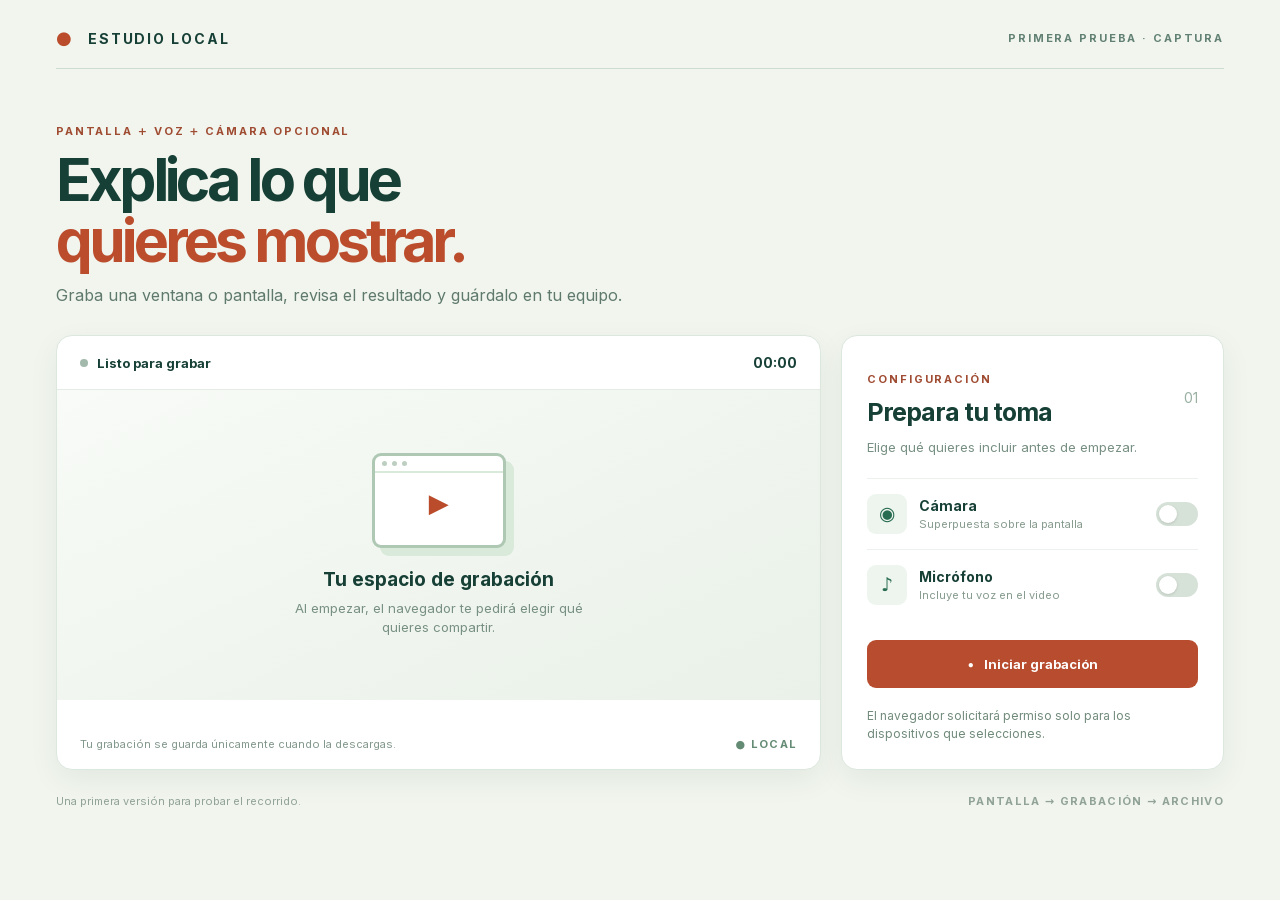
<file: clonar-y-adaptar-aplicaciones/08-probar-captura-local/ejemplo/index.html>
<!doctype html>
<html lang="es">
<head>
  <meta charset="utf-8">
  <meta name="viewport" content="width=device-width, initial-scale=1">
  <meta name="color-scheme" content="light">
  <title>Grabador local · Pantalla y cámara</title>
  <link rel="stylesheet" href="style.css">
  <script src="app.js" defer></script>
</head>
<body>
  <main class="shell">
    <header class="masthead"><div class="brand"><span class="brand-mark" aria-hidden="true">●</span> ESTUDIO LOCAL</div><span class="eyebrow">PRIMERA PRUEBA · CAPTURA</span></header>
    <section class="intro"><p class="kicker">PANTALLA + VOZ + CÁMARA OPCIONAL</p><h1>Explica lo que<br><em>quieres mostrar.</em></h1><p>Graba una ventana o pantalla, revisa el resultado y guárdalo en tu equipo.</p></section>
    <section class="workspace" aria-label="Grabador">
      <div class="stage">
        <div class="stage-top"><div><span class="status-dot" id="status-dot"></span><strong id="status">Listo para grabar</strong></div><span id="timer" class="timer" aria-label="Tiempo de grabación">00:00</span></div>
        <div id="empty" class="empty"><div class="screen-icon" aria-hidden="true"><div class="screen-icon-bar"><i></i><i></i><i></i></div><div class="screen-icon-center">▶</div></div><h2>Tu espacio de grabación</h2><p>Al empezar, el navegador te pedirá elegir qué quieres compartir.</p></div>
        <canvas id="preview" class="preview hidden" aria-label="Vista previa de la grabación"></canvas>
        <video id="result" class="preview hidden" controls playsinline aria-label="Reproducir la grabación"></video>
        <div class="stage-bottom"><span id="stage-caption">Tu grabación se guarda únicamente cuando la descargas.</span><span class="local-badge">● LOCAL</span></div>
      </div>
      <aside class="panel"><div class="panel-heading"><div><p class="kicker">CONFIGURACIÓN</p><h2>Prepara tu toma</h2></div><span class="step">01</span></div><p class="panel-copy">Elige qué quieres incluir antes de empezar.</p>
        <label class="option"><span class="option-icon" aria-hidden="true">◉</span><span class="option-text"><strong>Cámara</strong><small>Superpuesta sobre la pantalla</small></span><input id="camera" type="checkbox"><span class="switch" aria-hidden="true"></span></label>
        <label class="option"><span class="option-icon" aria-hidden="true">♪</span><span class="option-text"><strong>Micrófono</strong><small>Incluye tu voz en el video</small></span><input id="microphone" type="checkbox"><span class="switch" aria-hidden="true"></span></label>
        <div class="controls"><button id="start" class="button primary"><span aria-hidden="true">●</span> Iniciar grabación</button><div class="control-row hidden" id="active-controls"><button id="pause" class="button secondary">Pausar</button><button id="stop" class="button dark">Detener</button></div><button id="cancel" class="button quiet hidden">Cancelar grabación</button><a id="download" class="button primary hidden" download>Descargar video</a><button id="new" class="button secondary hidden">Nueva grabación</button></div>
        <p id="message" class="notice" role="status" aria-live="polite">El navegador solicitará permiso solo para los dispositivos que selecciones.</p>
      </aside>
    </section>
    <footer><span>Una primera versión para probar el recorrido.</span><span>PANTALLA → GRABACIÓN → ARCHIVO</span></footer>
  </main>
  <video id="screen-source" class="source" muted playsinline></video><video id="camera-source" class="source" muted playsinline></video>
</body></html>
</file>
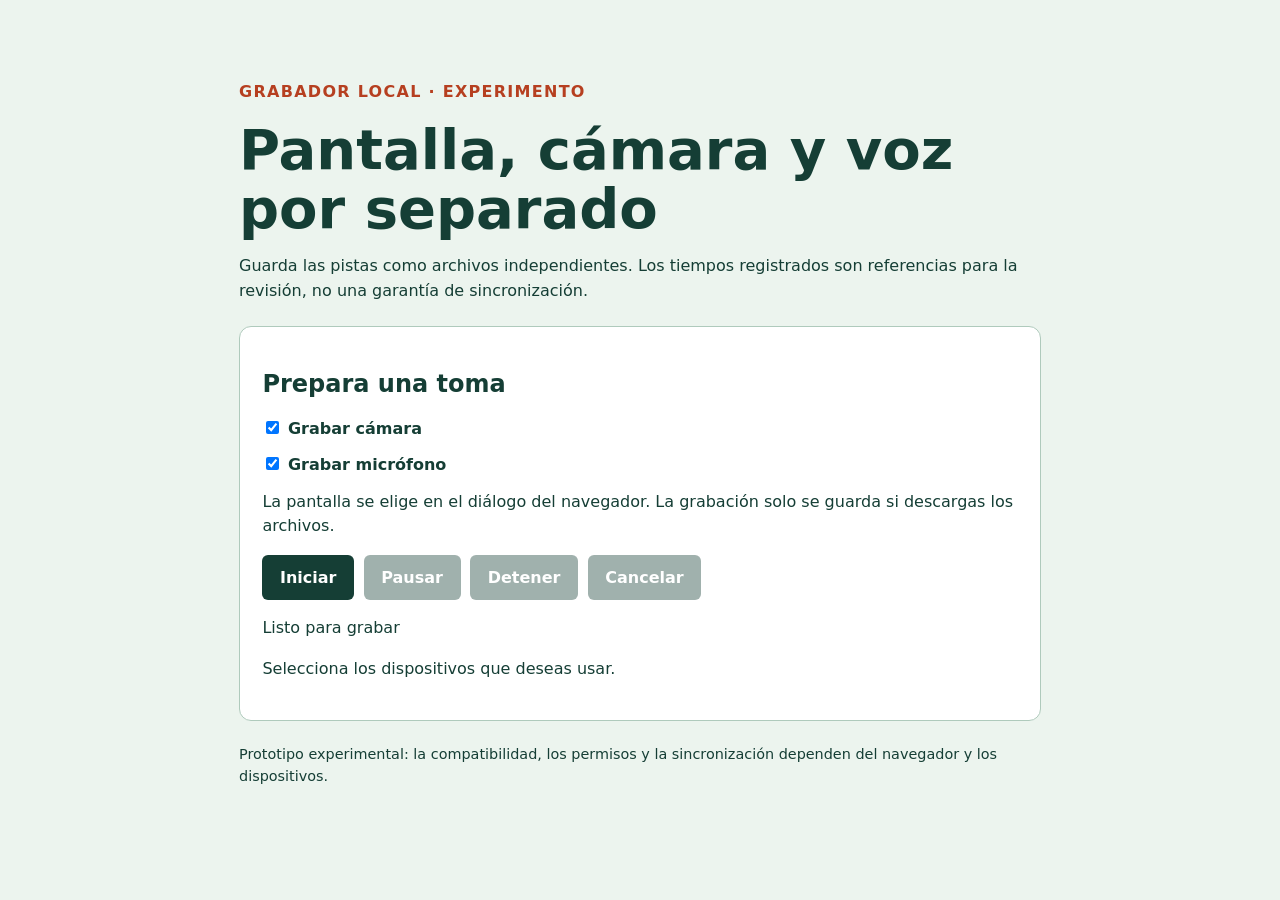
<file: clonar-y-adaptar-aplicaciones/09-pistas-independientes/ejemplo/index.html>
<!doctype html>
<html lang="es"><head><meta charset="utf-8"><meta name="viewport" content="width=device-width,initial-scale=1"><title>Experimento: pistas independientes</title><link rel="stylesheet" href="style.css"></head>
<body><main>
  <p class="eyebrow">GRABADOR LOCAL · EXPERIMENTO</p><h1>Pantalla, cámara y voz por separado</h1>
  <p>Guarda las pistas como archivos independientes. Los tiempos registrados son referencias para la revisión, no una garantía de sincronización.</p>
  <section><h2>Prepara una toma</h2>
    <label><input id="camera" type="checkbox" checked> Grabar cámara</label>
    <label><input id="microphone" type="checkbox" checked> Grabar micrófono</label>
    <p>La pantalla se elige en el diálogo del navegador. La grabación solo se guarda si descargas los archivos.</p>
    <div class="controls"><button id="start">Iniciar</button><button id="pause" disabled>Pausar</button><button id="stop" disabled>Detener</button><button id="cancel" disabled>Cancelar</button></div>
    <p id="status" role="status">Listo para grabar</p><p id="message">Selecciona los dispositivos que deseas usar.</p>
  </section>
  <section id="results" hidden><h2>Archivos de la toma</h2><p>Descarga y compara las pistas; comprueba su sincronización en tu editor.</p><div id="downloads"></div></section>
  <p class="foot">Prototipo experimental: la compatibilidad, los permisos y la sincronización dependen del navegador y los dispositivos.</p>
</main><script src="app.js"></script></body></html>
</file>
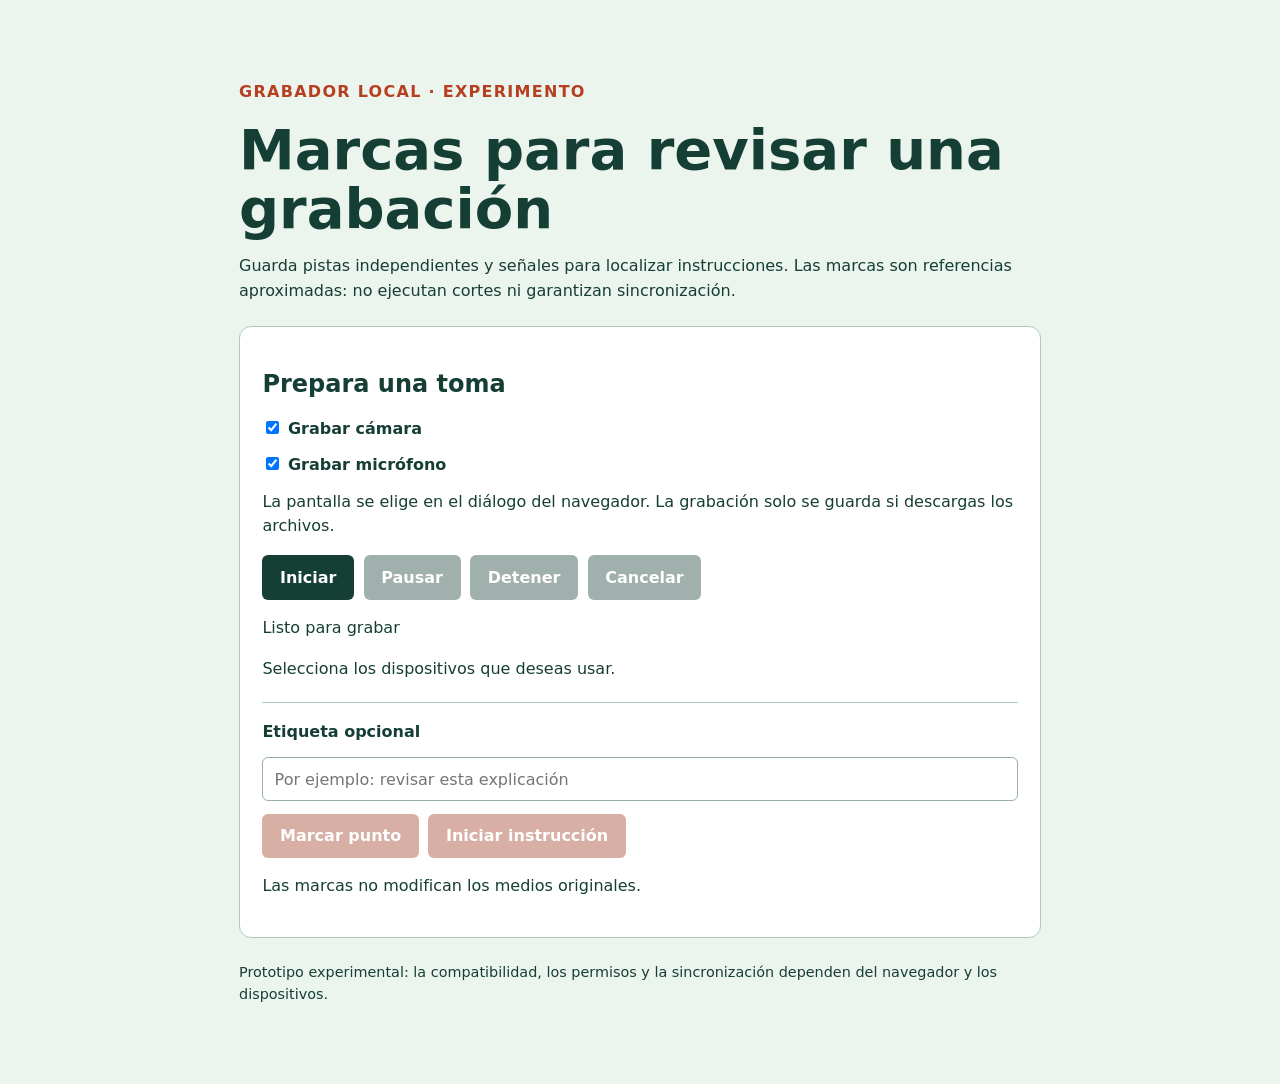
<file: clonar-y-adaptar-aplicaciones/10-marcas-instrucciones/ejemplo/index.html>
<!doctype html>
<html lang="es"><head><meta charset="utf-8"><meta name="viewport" content="width=device-width,initial-scale=1"><title>Experimento: marcas para edición</title><link rel="stylesheet" href="style.css"></head>
<body><main>
  <p class="eyebrow">GRABADOR LOCAL · EXPERIMENTO</p><h1>Marcas para revisar una grabación</h1>
  <p>Guarda pistas independientes y señales para localizar instrucciones. Las marcas son referencias aproximadas: no ejecutan cortes ni garantizan sincronización.</p>
  <section><h2>Prepara una toma</h2>
    <label><input id="camera" type="checkbox" checked> Grabar cámara</label>
    <label><input id="microphone" type="checkbox" checked> Grabar micrófono</label>
    <p>La pantalla se elige en el diálogo del navegador. La grabación solo se guarda si descargas los archivos.</p>
    <div class="controls"><button id="start">Iniciar</button><button id="pause" disabled>Pausar</button><button id="stop" disabled>Detener</button><button id="cancel" disabled>Cancelar</button></div>
    <p id="status" role="status">Listo para grabar</p><p id="message">Selecciona los dispositivos que deseas usar.</p>
    <div class="marker-panel"><label for="marker-label">Etiqueta opcional</label><input id="marker-label" maxlength="120" placeholder="Por ejemplo: revisar esta explicación"><div class="controls"><button id="point" disabled>Marcar punto</button><button id="interval" disabled>Iniciar instrucción</button></div><p id="marker-status">Las marcas no modifican los medios originales.</p></div>
  </section>
  <section id="results" hidden><h2>Archivos de la toma</h2><p>Descarga y compara las pistas; comprueba su sincronización en tu editor.</p><div id="downloads"></div></section>
  <p class="foot">Prototipo experimental: la compatibilidad, los permisos y la sincronización dependen del navegador y los dispositivos.</p>
</main><script src="app.js"></script></body></html>
</file>
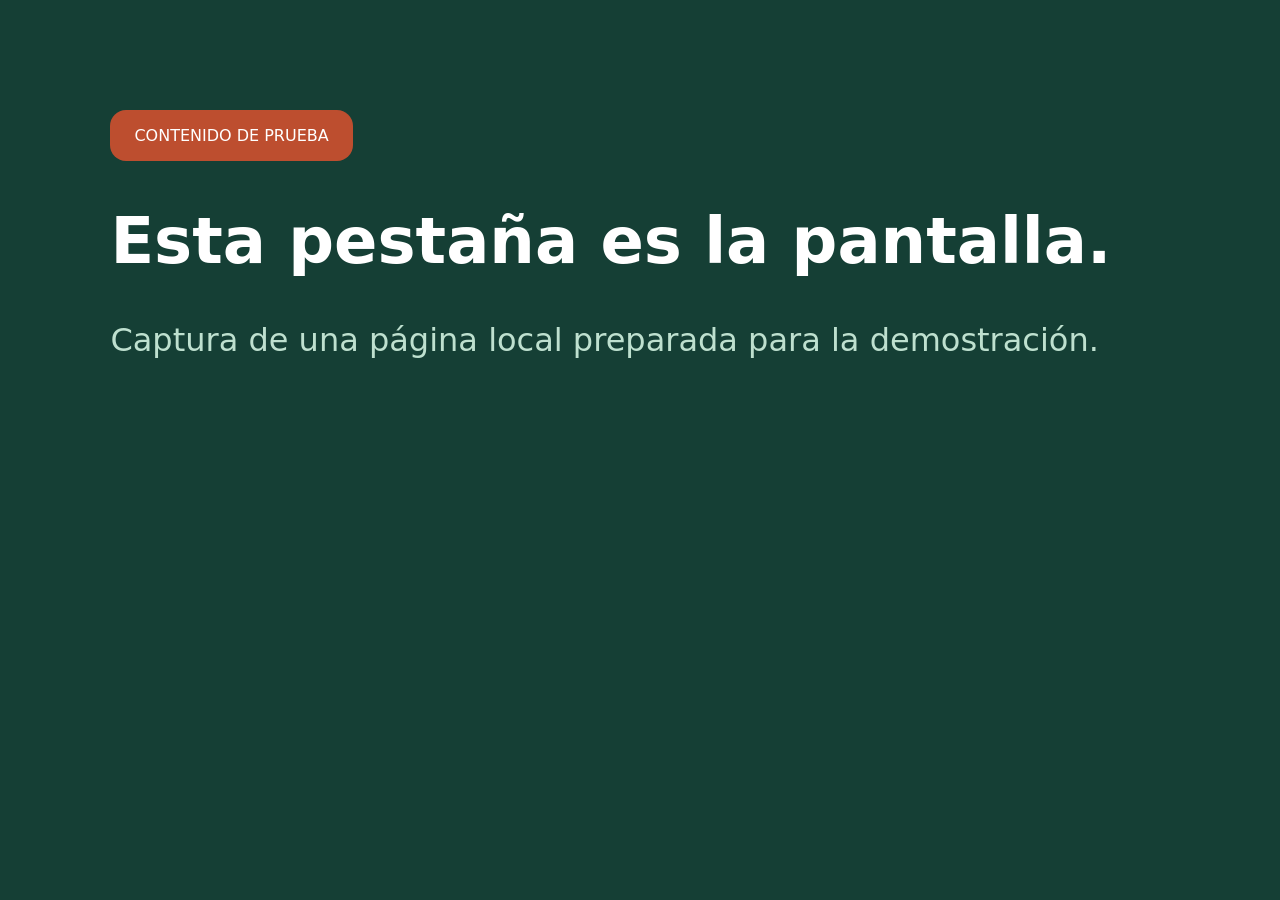
<file: clonar-y-adaptar-aplicaciones/08-probar-captura-local/ejemplo/prueba-visual.html>
<!doctype html><html lang="es"><head><meta charset="utf-8"><title>FUENTE DE PRUEBA LOCAL</title><style>body{font-family:system-ui;background:#153f35;color:#fff;padding:8vw}h1{font-size:4rem}p{font-size:2rem;color:#bee0cf}.tag{background:#bd4e2f;padding:1rem 1.5rem;border-radius:1rem;display:inline-block}</style></head><body><span class="tag">CONTENIDO DE PRUEBA</span><h1>Esta pestaña es la pantalla.</h1><p>Captura de una página local preparada para la demostración.</p></body></html>
</file>
<file: clonar-y-adaptar-aplicaciones/08-probar-captura-local/ejemplo/style.css>
@font-face{font-family:Inter;src:url('inter-regular.woff2')}@font-face{font-family:Inter;src:url('inter-bold.woff2');font-weight:700}
:root{font-family:Inter,system-ui,sans-serif;color:#163f35;background:#f1f5ee;font-synthesis:none}*{box-sizing:border-box}body{margin:0;min-width:320px}.shell{max-width:1470px;margin:auto;padding:27px 56px 35px}.masthead{display:flex;justify-content:space-between;align-items:center;border-bottom:1px solid #cddbd1;padding-bottom:20px}.brand{font-size:14px;font-weight:700;letter-spacing:.14em}.brand-mark{color:#ba4c2b;margin-right:9px;font-size:18px}.eyebrow,.kicker{font-size:11px;font-weight:700;letter-spacing:.17em;color:#a04c32}.eyebrow{color:#628174}.intro{padding:44px 0 30px}.intro h1{font-size:clamp(42px,4.6vw,72px);letter-spacing:-.065em;line-height:1.03;margin:12px 0 14px}.intro h1 em{font-style:normal;color:#bb4d2d}.intro>p:last-child{color:#5f796d;font-size:16px;margin:0}.workspace{display:grid;grid-template-columns:minmax(0,1.6fr) minmax(310px,.8fr);gap:20px}.stage,.panel{background:#fff;border:1px solid #dce7de;border-radius:16px;box-shadow:0 10px 30px #173e3510}.stage{overflow:hidden;display:flex;flex-direction:column;min-height:435px}.stage-top,.stage-bottom{display:flex;justify-content:space-between;align-items:center;padding:18px 23px}.stage-top{border-bottom:1px solid #e5ece6;font-size:13px}.stage-top>div{display:flex;gap:9px;align-items:center}.status-dot{width:8px;height:8px;border-radius:50%;background:#a2b9ab}.status-dot.active{background:#c94c30}.timer{font-size:14px;font-weight:700;font-variant-numeric:tabular-nums}.empty{min-height:310px;display:flex;align-items:center;justify-content:center;flex-direction:column;text-align:center;padding:26px;background:linear-gradient(155deg,#f8fbf7,#e9f1e8)}.empty h2{font-size:19px;margin:20px 0 8px}.empty p{font-size:13px;color:#789083;max-width:330px;line-height:1.5;margin:0}.screen-icon{width:134px;height:95px;border:3px solid #aec8b4;border-radius:9px;background:#fff;box-shadow:8px 8px 0 #d9e9da}.screen-icon-bar{height:17px;border-bottom:2px solid #d9e9da;display:flex;gap:5px;align-items:center;padding:0 7px}.screen-icon-bar i{width:5px;height:5px;border-radius:50%;background:#bdcfc1}.screen-icon-center{color:#ba4c2b;font-size:26px;padding-top:14px}.preview{width:100%;height:auto;max-height:480px;object-fit:contain;background:#102c25;flex:1;min-height:310px}.stage-bottom{margin-top:auto;color:#83988d;font-size:11px;gap:10px}.local-badge{font-weight:700;letter-spacing:.12em;color:#648b73;white-space:nowrap}.panel{padding:25px}.panel-heading{display:flex;justify-content:space-between;align-items:center}.panel-heading h2{font-size:25px;letter-spacing:-.04em;margin:7px 0}.step{font-size:14px;color:#9ab0a3}.panel-copy{font-size:13px;color:#789083;line-height:1.5;margin:4px 0 20px}.option{display:flex;align-items:center;gap:12px;padding:15px 0;border-top:1px solid #edf1ed;cursor:pointer}.option-icon{width:40px;height:40px;border-radius:9px;background:#eef5ee;display:grid;place-items:center;color:#286c52;font-size:19px}.option-text{display:grid;gap:3px;flex:1}.option-text strong{font-size:14px}.option-text small{font-size:11px;color:#879b8e}.option input{position:absolute;opacity:0}.switch{width:42px;height:24px;border-radius:99px;background:#d6e1d8;position:relative}.switch:after{content:'';position:absolute;top:3px;left:3px;background:#fff;width:18px;height:18px;border-radius:50%;box-shadow:0 1px 3px #0002}.option input:checked+.switch{background:#277454}.option input:checked+.switch:after{left:21px}.option input:focus-visible+.switch{outline:3px solid #b95938;outline-offset:3px}.controls{display:grid;gap:9px;margin-top:20px}.control-row{display:grid;grid-template-columns:1fr 1fr;gap:9px}.button{font:700 13px Inter,sans-serif;border:0;border-radius:9px;min-height:48px;padding:12px 16px;cursor:pointer;text-align:center;text-decoration:none;display:flex;align-items:center;justify-content:center;gap:10px}.button:focus-visible{outline:3px solid #bc5a39;outline-offset:3px}.button:disabled{opacity:.5;cursor:not-allowed}.primary{background:#b74d2e;color:white}.primary span{font-size:10px}.secondary{background:#eaf2eb;color:#174335}.dark{background:#173e35;color:#fff}.quiet{background:none;color:#9b5d4d}.notice{font-size:12px;line-height:1.55;color:#718b7b;margin:19px 0 0}.notice.error{color:#a33f29}.hidden{display:none!important}.source{position:fixed;width:1px;height:1px;opacity:0;pointer-events:none;left:-10px}footer{display:flex;justify-content:space-between;gap:20px;padding-top:24px;color:#91a296;font-size:11px}footer span:last-child{font-weight:700;letter-spacing:.12em}@media(max-width:850px){.shell{padding:20px}.workspace{grid-template-columns:1fr}.intro{padding-top:30px}.intro h1{font-size:45px}.stage{min-height:340px}.empty,.preview{min-height:240px}footer{flex-wrap:wrap}}
</file>
<file: clonar-y-adaptar-aplicaciones/09-pistas-independientes/ejemplo/style.css>
*{box-sizing:border-box}body{margin:0;background:#ecf4ee;color:#153e35;font-family:system-ui,sans-serif}main{max-width:850px;margin:auto;padding:4rem 1.5rem}h1{font-size:clamp(2rem,5vw,3.5rem);line-height:1.05;margin:.7rem 0 1rem}p{line-height:1.55}section{background:white;border:1px solid #afcabc;border-radius:12px;padding:1.4rem;margin:1.4rem 0}label{display:block;margin:1rem 0;font-weight:600}.eyebrow{color:#b63f20;font-weight:800;letter-spacing:.08em}.controls{display:flex;flex-wrap:wrap;gap:.6rem}button,a.download{border:0;border-radius:6px;background:#153e35;color:white;font:inherit;font-weight:700;padding:.8rem 1.1rem;cursor:pointer}button:disabled{opacity:.4;cursor:default}a.download{display:inline-block;margin:.3rem;text-decoration:none}.foot{font-size:.9rem}
</file>
<file: clonar-y-adaptar-aplicaciones/10-marcas-instrucciones/ejemplo/style.css>
*{box-sizing:border-box}body{margin:0;background:#ecf4ee;color:#153e35;font-family:system-ui,sans-serif}main{max-width:850px;margin:auto;padding:4rem 1.5rem}h1{font-size:clamp(2rem,5vw,3.5rem);line-height:1.05;margin:.7rem 0 1rem}p{line-height:1.55}section{background:white;border:1px solid #afcabc;border-radius:12px;padding:1.4rem;margin:1.4rem 0}label{display:block;margin:1rem 0;font-weight:600}.eyebrow{color:#b63f20;font-weight:800;letter-spacing:.08em}.controls{display:flex;flex-wrap:wrap;gap:.6rem}button,a.download{border:0;border-radius:6px;background:#153e35;color:white;font:inherit;font-weight:700;padding:.8rem 1.1rem;cursor:pointer}button:disabled{opacity:.4;cursor:default}a.download{display:inline-block;margin:.3rem;text-decoration:none}.foot{font-size:.9rem}.marker-panel{margin-top:1.3rem;border-top:1px solid #afcabc;padding-top:.2rem}.marker-panel input{width:100%;font:inherit;padding:.7rem;border:1px solid #93b2a3;border-radius:6px;margin-bottom:.8rem}.marker-panel button{background:#9e3a20}
</file>
